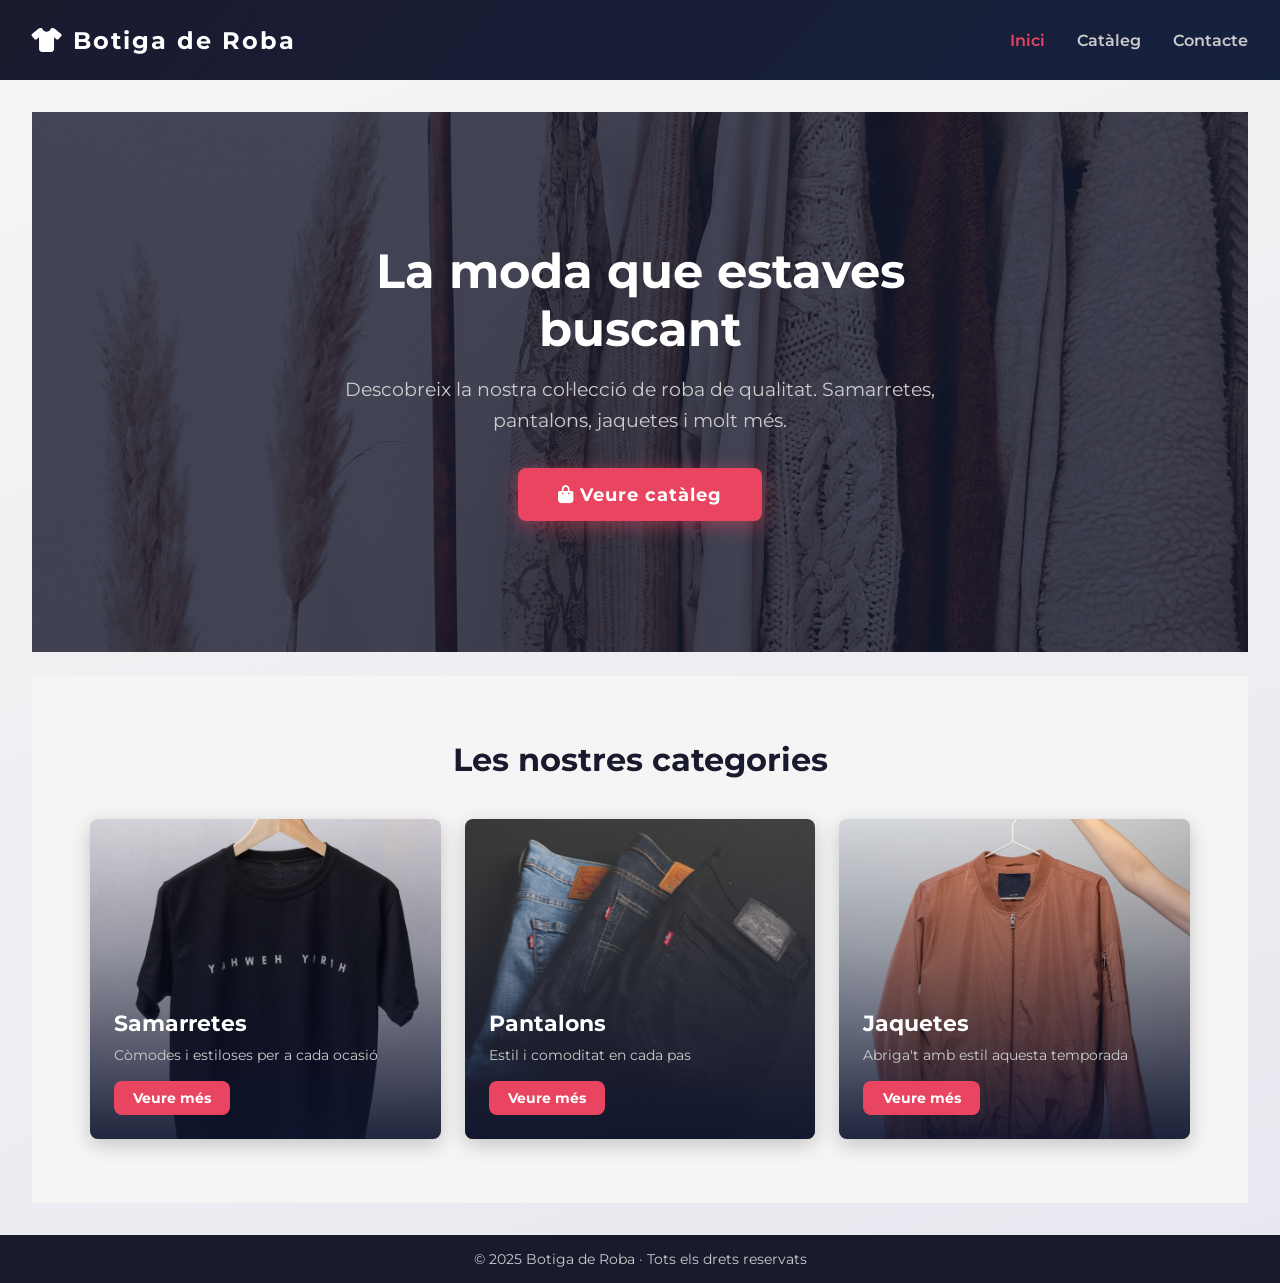
<file: client/index.html>
<!DOCTYPE html>
<html lang="ca">

<head>
    <meta charset="UTF-8">
    <meta name="viewport" content="width=device-width, initial-scale=1.0">
    <title>Botiga de Roba · Inici</title>
    <link rel="stylesheet" href="./style.css">
    <link rel="stylesheet" href="./inici.css">
    <link rel="stylesheet" href="https://cdnjs.cloudflare.com/ajax/libs/font-awesome/6.5.0/css/all.min.css">
</head>

<body>

    <header>
        <div class="logo">
            <h1><i class="fa-solid fa-shirt"></i> Botiga de Roba</h1>
        </div>
        <nav>
            <ul class="menu">
                <li><a href="./index.html" class="actiu">Inici</a></li>
                <li><a href="./cataleg.html">Catàleg</a></li>
                <li><a href="./contacte.html">Contacte</a></li>
            </ul>
        </nav>
    </header>

    <main class="main-inici">

        <section class="hero">
            <div class="hero-contingut">
                <h2>La moda que estaves buscant</h2>
                <p>Descobreix la nostra col·lecció de roba de qualitat. Samarretes, pantalons, jaquetes i molt més.</p>
                <a href="./cataleg.html" class="btn-hero">
                    <i class="fa-solid fa-bag-shopping"></i> Veure catàleg
                </a>
            </div>
        </section>

        <section class="categories">
            <h2>Les nostres categories</h2>
            <div class="cards-grid">

                <article class="card-categoria" style="background-image: url('../recursos/samarretes.jpg')">
                    <div class="card-overlay">
                        <h3>Samarretes</h3>
                        <p>Còmodes i estiloses per a cada ocasió</p>
                        <a href="./cataleg.html" class="btn-card">Veure més</a>
                    </div>
                </article>

                <article class="card-categoria" style="background-image: url('../recursos/pantalons.jpg')">
                    <div class="card-overlay">
                        <h3>Pantalons</h3>
                        <p>Estil i comoditat en cada pas</p>
                        <a href="./cataleg.html" class="btn-card">Veure més</a>
                    </div>
                </article>

                <article class="card-categoria" style="background-image: url('../recursos/jaquetes.jpg')">
                    <div class="card-overlay">
                        <h3>Jaquetes</h3>
                        <p>Abriga't amb estil aquesta temporada</p>
                        <a href="./cataleg.html" class="btn-card">Veure més</a>
                    </div>
                </article>

            </div>
        </section>

    </main>

    <footer>
        <p>© 2025 Botiga de Roba · Tots els drets reservats</p>
    </footer>

</body>

</html>
</file>
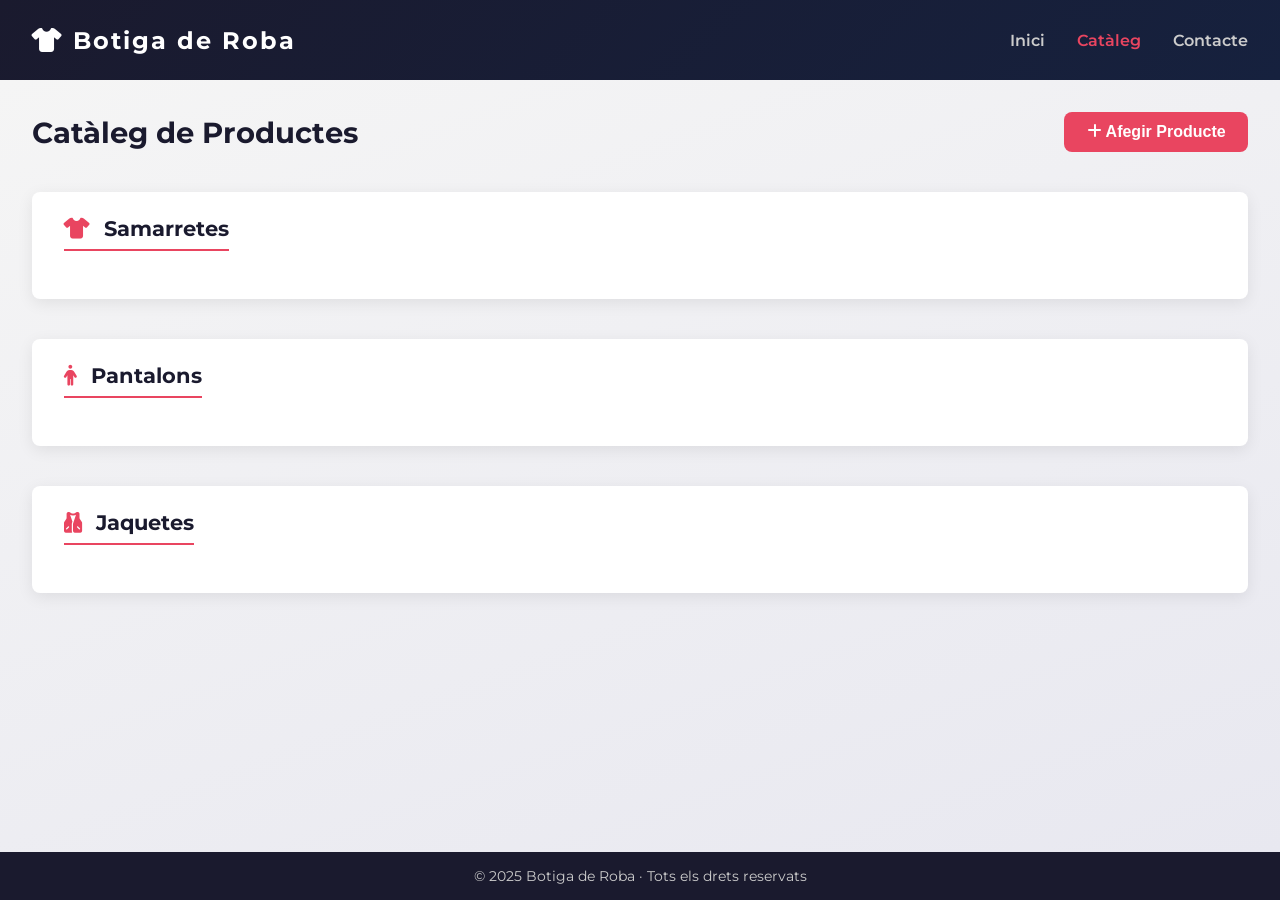
<file: client/cataleg.html>
<!DOCTYPE html>
<html lang="ca">

<head>
    <meta charset="UTF-8">
    <meta name="viewport" content="width=device-width, initial-scale=1.0">
    <title>Botiga de Roba · Catàleg</title>
    <link rel="stylesheet" href="./style.css">
    <link rel="stylesheet" href="./cataleg.css">
    <link rel="stylesheet" href="https://cdnjs.cloudflare.com/ajax/libs/font-awesome/6.5.0/css/all.min.css">
</head>

<body>

    <header>
        <div class="logo">
            <h1><i class="fa-solid fa-shirt"></i> Botiga de Roba</h1>
        </div>
        <nav>
            <ul class="menu">
                <li><a href="./index.html">Inici</a></li>
                <li><a href="./cataleg.html" class="actiu">Catàleg</a></li>
                <li><a href="./contacte.html">Contacte</a></li>
            </ul>
        </nav>
    </header>

    <main class="main-cataleg">

        <section class="cataleg-header">
            <h2>Catàleg de Productes</h2>
            <button id="btn-afegir">
                <i class="fa-solid fa-plus"></i> Afegir Producte
            </button>
        </section>

        <section class="categoria-seccio" id="seccio-samarretes">
            <h3><i class="fa-solid fa-shirt"></i> Samarretes</h3>
            <div class="cards-productes"></div>
        </section>

        <section class="categoria-seccio" id="seccio-pantalons">
            <h3><i class="fa-solid fa-person"></i> Pantalons</h3>
            <div class="cards-productes"></div>
        </section>

        <section class="categoria-seccio" id="seccio-jaquetes">
            <h3><i class="fa-solid fa-vest"></i> Jaquetes</h3>
            <div class="cards-productes"></div>
        </section>

        <div id="modal" class="modal hidden">
            <div class="modal-contingut">
                <h3 id="modal-titol">Afegir Producte</h3>
                <fieldset>
                    <legend>Dades del producte</legend>

                    <label for="input-nom">Nom</label>
                    <input type="text" id="input-nom" placeholder="Nom del producte" pattern="[A-Za-zÀ-ÿ\s]{2,50}" required>

                    <label for="input-preu">Preu (€)</label>
                    <input type="number" id="input-preu" placeholder="0.00" min="0" max="9999" step="0.01" required>

                    <label for="input-talla">Talla</label>
                    <select id="input-talla" required>
                        <option value="">Selecciona una talla</option>
                        <option value="XS">XS</option>
                        <option value="S">S</option>
                        <option value="M">M</option>
                        <option value="L">L</option>
                        <option value="XL">XL</option>
                    </select>

                    <label for="input-categoria">Categoria</label>
                    <select id="input-categoria" required>
                        <option value="">Selecciona una categoria</option>
                        <option value="Samarretes">Samarretes</option>
                        <option value="Pantalons">Pantalons</option>
                        <option value="Jaquetes">Jaquetes</option>
                    </select>

                    <label for="input-imatge">Nom de la imatge</label>
                    <input type="text" id="input-imatge" placeholder="samarreta1.jpg" required>
                </fieldset>

                <div class="modal-botons">
                    <button id="btn-guardar"><i class="fa-solid fa-floppy-disk"></i> Guardar</button>
                    <button id="btn-cancelar"><i class="fa-solid fa-xmark"></i> Cancelar</button>
                </div>
            </div>
        </div>

    </main>

    <footer>
        <p>© 2025 Botiga de Roba · Tots els drets reservats</p>
    </footer>

    <script src="./app.js"></script>
</body>

</html>
</file>
<file: client/style.css>
@import url('https://fonts.googleapis.com/css2?family=Montserrat:wght@400;700&display=swap');

:root {
    --primary: #1a1a2e;
    --secondary: #16213e;
    --accent: #e94560;
    --accent-hover: #c73652;
    --light: #f5f5f5;
    --gray: #cccccc;
    --white: #ffffff;
    --radius: 8px;
}

* {
    margin: 0;
    padding: 0;
    box-sizing: border-box;
}

body {
    font-family: 'Montserrat', sans-serif;
    background: var(--light);
    color: var(--primary);
    min-height: 100vh;
    display: grid;
    grid-template-rows: 80px 1fr auto;
    grid-template-areas:
        "header"
        "main"
        "footer";
}

header {
    grid-area: header;
    background: linear-gradient(135deg, var(--primary) 0%, var(--secondary) 100%);
    color: var(--white);
    display: flex;
    align-items: center;
    justify-content: space-between;
    padding: 0 2rem;
    box-shadow: 0 2px 10px rgba(0,0,0,0.3);
}

.logo h1 {
    font-size: 1.5rem;
    color: var(--white);
    letter-spacing: 2px;
}

.menu {
    list-style: none;
    display: flex;
    gap: 2rem;
}

.menu a {
    color: var(--gray);
    text-decoration: none;
    font-weight: 600;
    transition: color 0.3s;
}

.menu a:hover {
    color: var(--accent);
}

.actiu {
    color: var(--accent) !important;
}

main {
    grid-area: main;
    padding: 2rem;
    display: flex;
    flex-direction: column;
    gap: 1.5rem;
    background: linear-gradient(160deg, #f5f5f5 0%, #e8e8f0 100%);
}

.titol-seccio {
    display: flex;
    justify-content: space-between;
    align-items: center;
}

.titol-seccio h2 {
    font-size: 1.4rem;
    color: var(--primary);
}

button {
    padding: 0.6rem 1.2rem;
    border: none;
    border-radius: var(--radius);
    font-weight: 600;
    cursor: pointer;
    transition: background 0.3s, transform 0.2s;
}

#btn-afegir {
    background: var(--accent);
    color: var(--white);
}

#btn-afegir:hover {
    background: var(--accent-hover);
    transform: translateY(-2px);
}

.taula-seccio {
    background: var(--white);
    border-radius: var(--radius);
    box-shadow: 0 8px 24px rgba(0,0,0,0.12);
    overflow: hidden;
    border: 1px solid rgba(26,26,46,0.1);
}

table {
    width: 100%;
    border-collapse: collapse;
}

thead {
    background: linear-gradient(135deg, var(--primary), var(--secondary));
    color: var(--white);
}

th {
    padding: 1rem;
    text-align: left;
    font-size: 0.9rem;
    letter-spacing: 1px;
}

td {
    padding: 0.9rem 1rem;
    border-bottom: 1px solid var(--light);
    font-size: 0.95rem;
}

tbody tr:hover {
    background: #eaeaf5;
    transition: background 0.2s;
    transform: scale(1.005);
}

.btn-editar {
    background: var(--secondary);
    color: var(--white);
    margin-right: 0.5rem;
}

.btn-editar:hover {
    background: #0f3460;
    transform: translateY(-2px);
}

.btn-eliminar {
    background: var(--accent);
    color: var(--white);
}

.btn-eliminar:hover {
    background: var(--accent-hover);
    transform: translateY(-2px);
}

.modal {
    position: fixed;
    inset: 0;
    background: rgba(0,0,0,0.6);
    display: flex;
    align-items: center;
    justify-content: center;
    z-index: 100;
}

.modal.hidden {
    display: none;
}

.modal-contingut {
    background: var(--white);
    border-radius: var(--radius);
    padding: 2rem;
    width: 400px;
    max-width: 90%;
    box-shadow: 0 10px 30px rgba(0,0,0,0.3);
}

.modal-contingut h3 {
    margin-bottom: 1rem;
    color: var(--primary);
}

fieldset {
    border: 1px solid var(--gray);
    border-radius: var(--radius);
    padding: 1rem;
    display: flex;
    flex-direction: column;
    gap: 0.7rem;
    margin-bottom: 1rem;
}

legend {
    padding: 0 0.5rem;
    font-weight: 700;
    color: var(--primary);
    font-size: 0.9rem;
}

label {
    font-size: 0.85rem;
    font-weight: 600;
    color: var(--primary);
}

input, select {
    padding: 0.6rem;
    border: 1px solid var(--gray);
    border-radius: var(--radius);
    font-size: 0.95rem;
    width: 100%;
    transition: border-color 0.3s;
}

input:focus, select:focus {
    outline: none;
    border-color: var(--accent);
}

.modal-botons {
    display: flex;
    gap: 1rem;
    justify-content: flex-end;
}

#btn-guardar {
    background: var(--accent);
    color: var(--white);
}

#btn-guardar:hover {
    background: var(--accent-hover);
}

#btn-cancelar {
    background: var(--gray);
    color: var(--primary);
}

#btn-cancelar:hover {
    background: #aaaaaa;
}

footer {
    grid-area: footer;
    background: var(--primary);
    color: var(--gray);
    text-align: center;
    padding: 1rem;
    font-size: 0.85rem;
}
</file>
<file: client/inici.css>
.main-inici {
    display: flex;
    flex-direction: column;
}

.hero {
    background: linear-gradient(135deg, var(--primary) 0%, var(--secondary) 60%, #0f3460 100%);
    background-image: url('../recursos/hero.jpg');
    background-size: cover;
    background-position: center;
    background-blend-mode: overlay;
    min-height: 60vh;
    display: flex;
    align-items: center;
    justify-content: center;
    text-align: center;
    position: relative;
}

.hero::before {
    content: '';
    position: absolute;
    inset: 0;
    background: rgba(15, 20, 46, 0.75);
}

.hero-contingut {
    position: relative;
    z-index: 1;
    color: var(--white);
    max-width: 700px;
    padding: 2rem;
}

.hero-contingut h2 {
    font-size: 3rem;
    margin-bottom: 1rem;
    line-height: 1.2;
    color: var(--white);
}

.hero-contingut p {
    font-size: 1.2rem;
    color: var(--gray);
    margin-bottom: 2rem;
    line-height: 1.6;
}

.btn-hero {
    display: inline-block;
    background: var(--accent);
    color: var(--white);
    padding: 1rem 2.5rem;
    border-radius: var(--radius);
    text-decoration: none;
    font-weight: 700;
    font-size: 1.1rem;
    letter-spacing: 1px;
    box-shadow: 0 4px 20px rgba(233, 69, 96, 0.5);
    transition: background 0.3s, transform 0.2s, box-shadow 0.3s;
}

.btn-hero:hover {
    background: var(--accent-hover);
    transform: translateY(-3px);
    box-shadow: 0 8px 25px rgba(233, 69, 96, 0.6);
}

.categories {
    padding: 4rem 2rem;
    background: var(--light);
    text-align: center;
}

.categories h2 {
    font-size: 2rem;
    color: var(--primary);
    margin-bottom: 2.5rem;
}

.cards-grid {
    display: grid;
    grid-template-columns: repeat(3, 1fr);
    gap: 1.5rem;
    max-width: 1100px;
    margin: 0 auto;
}

.card-categoria {
    height: 320px;
    border-radius: var(--radius);
    background-size: cover;
    background-position: center;
    overflow: hidden;
    position: relative;
    box-shadow: 0 6px 20px rgba(0,0,0,0.2);
    transition: transform 0.3s, box-shadow 0.3s;
}

.card-categoria:hover {
    transform: translateY(-8px);
    box-shadow: 0 12px 30px rgba(0,0,0,0.3);
}

.card-overlay {
    position: absolute;
    inset: 0;
    background: linear-gradient(to top, rgba(15,20,46,0.9) 0%, rgba(15,20,46,0.3) 60%, transparent 100%);
    display: flex;
    flex-direction: column;
    justify-content: flex-end;
    padding: 1.5rem;
    text-align: left;
    transition: background 0.3s;
}

.card-categoria:hover .card-overlay {
    background: linear-gradient(to top, rgba(15,20,46,0.95) 0%, rgba(15,20,46,0.5) 60%, transparent 100%);
}

.card-overlay h3 {
    color: var(--white);
    font-size: 1.4rem;
    margin-bottom: 0.5rem;
}

.card-overlay p {
    color: var(--gray);
    font-size: 0.9rem;
    margin-bottom: 1rem;
    line-height: 1.4;
}

.btn-card {
    display: inline-block;
    background: var(--accent);
    color: var(--white);
    padding: 0.5rem 1.2rem;
    border-radius: var(--radius);
    text-decoration: none;
    font-weight: 700;
    font-size: 0.9rem;
    transition: background 0.3s, transform 0.2s;
    align-self: flex-start;
}

.btn-card:hover {
    background: var(--accent-hover);
    transform: translateY(-2px);
}

.actiu {
    color: var(--accent) !important;
}
</file>
<file: client/cataleg.css>
.main-cataleg {
    background: linear-gradient(160deg, #f5f5f5 0%, #e8e8f0 100%);
    padding: 2rem;
    display: flex;
    flex-direction: column;
    gap: 2.5rem;
}

.cataleg-header {
    display: flex;
    justify-content: space-between;
    align-items: center;
}

.cataleg-header h2 {
    font-size: 1.8rem;
    color: var(--primary);
}

#btn-afegir {
    background: var(--accent);
    color: var(--white);
    padding: 0.7rem 1.4rem;
    font-size: 1rem;
}

#btn-afegir:hover {
    background: var(--accent-hover);
    transform: translateY(-2px);
}

.categoria-seccio {
    background: var(--white);
    border-radius: var(--radius);
    padding: 1.5rem 2rem;
    box-shadow: 0 4px 16px rgba(0,0,0,0.08);
}

.categoria-seccio h3 {
    font-size: 1.3rem;
    color: var(--primary);
    margin-bottom: 1.5rem;
    padding-bottom: 0.5rem;
    border-bottom: 2px solid var(--accent);
    display: inline-block;
}

.categoria-seccio h3 i {
    color: var(--accent);
    margin-right: 0.5rem;
}

.cards-productes {
    display: grid;
    grid-template-columns: repeat(4, 1fr);
    gap: 1.2rem;
}

.card-producte {
    border-radius: var(--radius);
    overflow: hidden;
    box-shadow: 0 4px 12px rgba(0,0,0,0.1);
    background: var(--white);
    border: 1px solid #eee;
    transition: transform 0.3s, box-shadow 0.3s;
    display: flex;
    flex-direction: column;
}

.card-producte:hover {
    transform: translateY(-6px);
    box-shadow: 0 10px 24px rgba(0,0,0,0.15);
}

.card-imatge {
    height: 180px;
    background-size: cover;
    background-position: center;
    background-color: #f0f0f0;
}

.card-info {
    padding: 1rem;
    flex: 1;
}

.card-info h4 {
    font-size: 0.95rem;
    color: var(--primary);
    margin-bottom: 0.4rem;
}

.card-info .preu {
    font-size: 1.1rem;
    font-weight: 700;
    color: var(--accent);
    margin-bottom: 0.3rem;
}

.card-info .talla {
    font-size: 0.85rem;
    color: #888;
}

.card-info .talla i {
    margin-right: 0.3rem;
}

.card-botons {
    display: flex;
    gap: 0.5rem;
    padding: 0.8rem 1rem;
    border-top: 1px solid #eee;
}

.card-botons .btn-editar {
    flex: 1;
    background: var(--secondary);
    color: var(--white);
    font-size: 0.85rem;
    padding: 0.5rem;
}

.card-botons .btn-editar:hover {
    background: #0f3460;
    transform: translateY(-2px);
}

.card-botons .btn-eliminar {
    flex: 1;
    background: var(--accent);
    color: var(--white);
    font-size: 0.85rem;
    padding: 0.5rem;
}

.card-botons .btn-eliminar:hover {
    background: var(--accent-hover);
    transform: translateY(-2px);
}

.actiu {
    color: var(--accent) !important;
}
</file>
